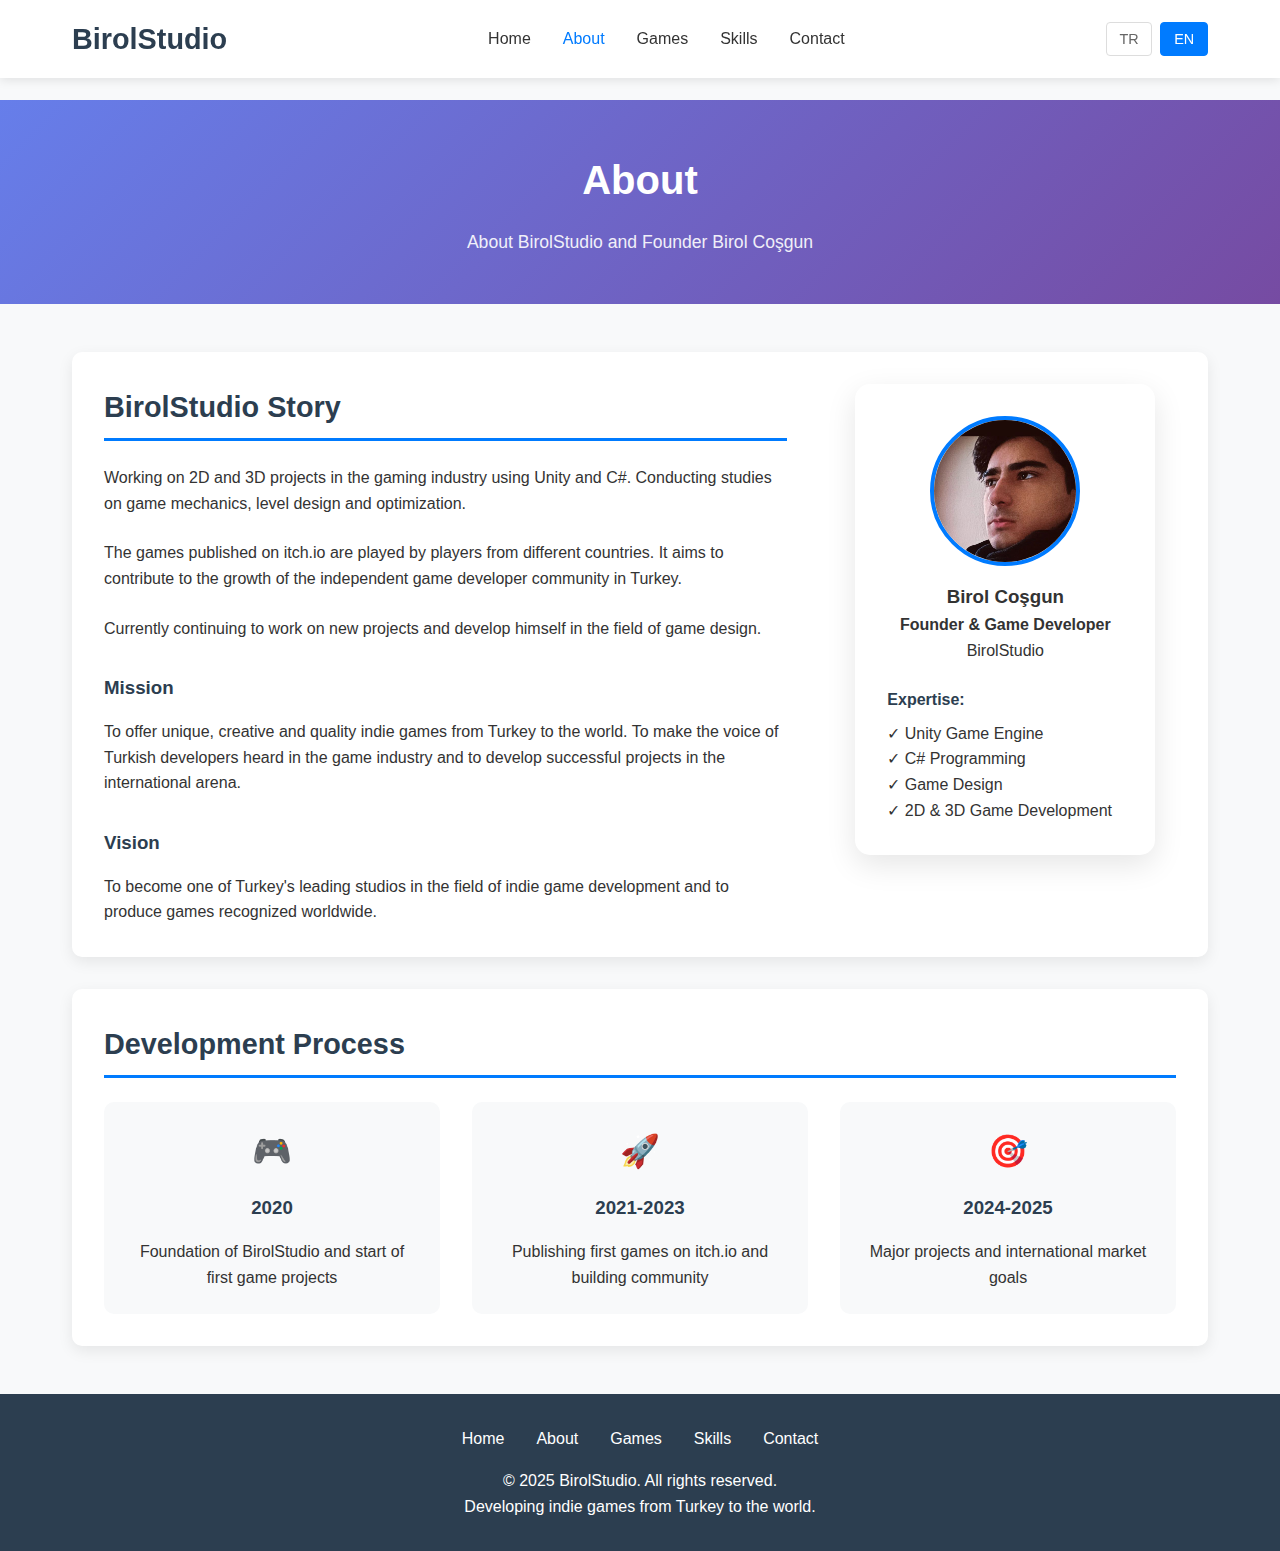
<file: about-en.html>
<!DOCTYPE html>
<html lang="en">
<head>
    <meta charset="UTF-8">
    <meta name="viewport" content="width=device-width, initial-scale=1.0">
    <title>About - BirolStudio | Birol Coşgun - Indie Game Developer</title>
    <meta name="description" content="Learn about BirolStudio founder Birol Coşgun. Game development experience with Unity and C#, projects and goals.">
    <meta name="keywords" content="Birol Coşgun, BirolStudio about, game developer, Unity, C#, indie game">
    <meta name="author" content="BirolStudio">
    
    <meta property="og:title" content="About - BirolStudio">
    <meta property="og:description" content="Learn about BirolStudio founder Birol Coşgun">
    <meta property="og:image" content="https://birolstudio.netlify.app/img/birolcosgun-profil.jpeg">
    <meta property="og:url" content="https://birolstudio.netlify.app/about-en.html">
    
    <link rel="icon" type="image/x-icon" href="img/favicon.ico">
    <link rel="stylesheet" href="css/style.css">
    <link rel="alternate" hreflang="en" href="about-en.html">
    <link rel="alternate" hreflang="tr" href="about.html">
</head>
<body>
    <header>
        <nav>
            <a href="index-en.html" class="logo">BirolStudio</a>
            <ul class="nav-menu">
                <li><a href="index-en.html">Home</a></li>
                <li><a href="about-en.html" class="active">About</a></li>
                <li><a href="games-en.html">Games</a></li>
                <li><a href="skills-en.html">Skills</a></li>
                <li><a href="contact-en.html">Contact</a></li>
            </ul>
            <div class="language-switcher">
                <a href="about.html" class="lang-btn">TR</a>
                <a href="about-en.html" class="lang-btn active">EN</a>
            </div>
            <div class="mobile-toggle">
                <span></span>
                <span></span>
                <span></span>
            </div>
        </nav>
    </header>

    <main>
        <div class="page-header">
            <div class="container">
                <h1>About</h1>
                <p>About BirolStudio and Founder Birol Coşgun</p>
            </div>
        </div>

        <div class="container">
            <section class="content-section">
                <div style="display: grid; grid-template-columns: 2fr 1fr; gap: 3rem; align-items: start;" class="about-grid">
                    <div>
                        <h2 class="section-title">BirolStudio Story</h2>
                        <p class="mb-3">Working on 2D and 3D projects in the gaming industry using Unity and C#. Conducting studies on game mechanics, level design and optimization.</p>
                        
                        <p class="mb-3">The games published on itch.io are played by players from different countries. It aims to contribute to the growth of the independent game developer community in Turkey.</p>
                        
                        <p class="mb-3">Currently continuing to work on new projects and develop himself in the field of game design.</p>

                        <h3 style="color: #2c3e50; margin-top: 2rem; margin-bottom: 1rem;">Mission</h3>
                        <p class="mb-3">To offer unique, creative and quality indie games from Turkey to the world. To make the voice of Turkish developers heard in the game industry and to develop successful projects in the international arena.</p>

                        <h3 style="color: #2c3e50; margin-top: 2rem; margin-bottom: 1rem;">Vision</h3>
                        <p>To become one of Turkey's leading studios in the field of indie game development and to produce games recognized worldwide.</p>
                    </div>
                    
                    <div>
                        <div class="profile-card">
                            <div class="profile-img">
                                <img src="img/birolcosgun-profil.jpeg" alt="Birol Coşgun - BirolStudio Founder" loading="lazy">
                            </div>
                            <h3>Birol Coşgun</h3>
                            <p><strong>Founder & Game Developer</strong></p>
                            <p>BirolStudio</p>
                            
                            <div style="margin-top: 1.5rem; text-align: left;">
                                <h4 style="color: #2c3e50; margin-bottom: 0.5rem;">Expertise:</h4>
                                <ul style="list-style: none; padding: 0;">
                                    <li>✓ Unity Game Engine</li>
                                    <li>✓ C# Programming</li>
                                    <li>✓ Game Design</li>
                                    <li>✓ 2D & 3D Game Development</li>
                                </ul>
                            </div>
                        </div>
                    </div>
                </div>
            </section>

            <section class="content-section">
                <h2 class="section-title">Development Process</h2>
                <div style="display: grid; grid-template-columns: repeat(auto-fit, minmax(250px, 1fr)); gap: 2rem;">
                    <div style="text-align: center; padding: 1.5rem; background: #f8f9fa; border-radius: 10px;">
                        <div style="font-size: 2rem; margin-bottom: 1rem;">🎮</div>
                        <h3 style="color: #2c3e50; margin-bottom: 1rem;">2020</h3>
                        <p>Foundation of BirolStudio and start of first game projects</p>
                    </div>
                    <div style="text-align: center; padding: 1.5rem; background: #f8f9fa; border-radius: 10px;">
                        <div style="font-size: 2rem; margin-bottom: 1rem;">🚀</div>
                        <h3 style="color: #2c3e50; margin-bottom: 1rem;">2021-2023</h3>
                        <p>Publishing first games on itch.io and building community</p>
                    </div>
                    <div style="text-align: center; padding: 1.5rem; background: #f8f9fa; border-radius: 10px;">
                        <div style="font-size: 2rem; margin-bottom: 1rem;">🎯</div>
                        <h3 style="color: #2c3e50; margin-bottom: 1rem;">2024-2025</h3>
                        <p>Major projects and international market goals</p>
                    </div>
                </div>
            </section>
        </div>
    </main>

    <footer>
        <div class="container">
            <div class="footer-nav">
                <a href="index-en.html">Home</a>
                <a href="about-en.html">About</a>
                <a href="games-en.html">Games</a>
                <a href="skills-en.html">Skills</a>
                <a href="contact-en.html">Contact</a>
            </div>
            <p>&copy; 2025 BirolStudio. All rights reserved.<br>Developing indie games from Turkey to the world.</p>
        </div>
    </footer>

    <script>
        document.querySelector('.mobile-toggle').addEventListener('click', function() {
            document.querySelector('.nav-menu').classList.toggle('active');
        });
    </script>

    <style>
        @media (max-width: 768px) {
            .about-grid {
                grid-template-columns: 1fr !important;
                gap: 2rem !important;
            }
        }
    </style>
</body>
</html>
</file>
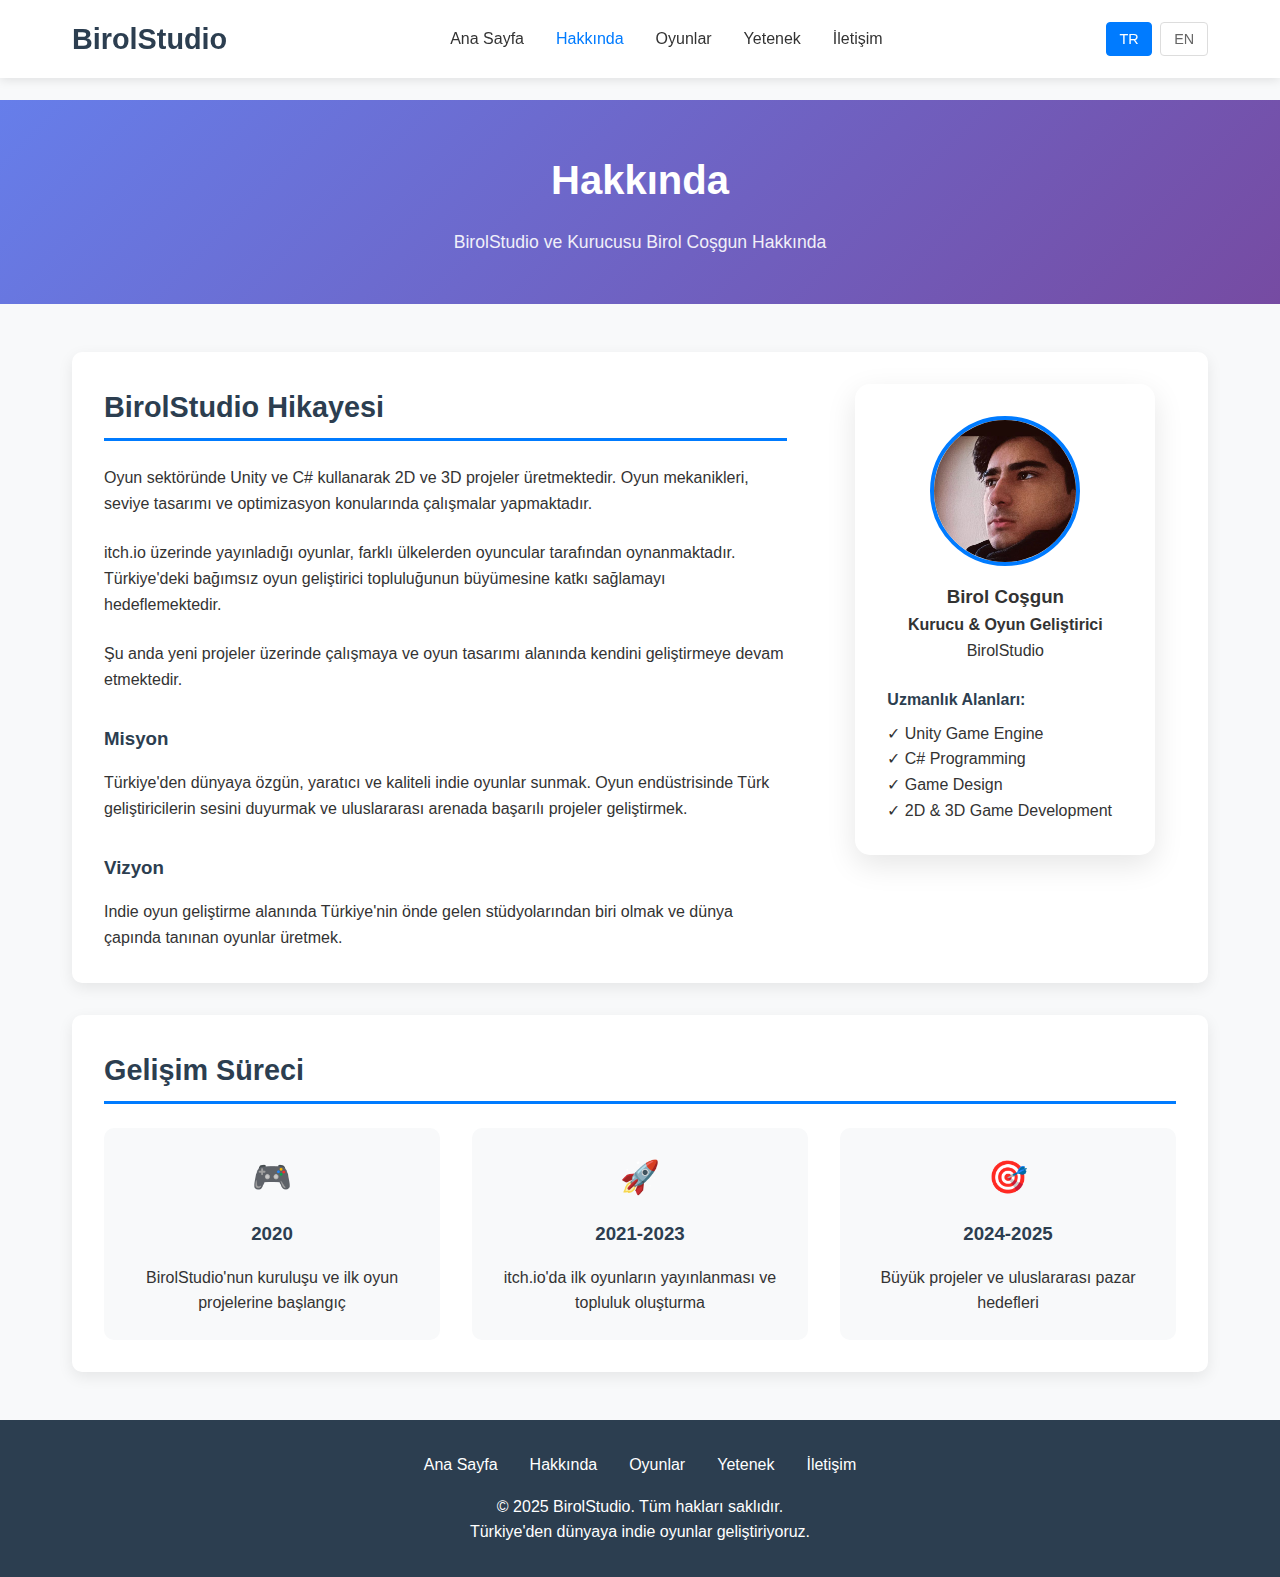
<file: about.html>
<!DOCTYPE html>
<html lang="tr">
<head>
    <meta charset="UTF-8">
    <meta name="viewport" content="width=device-width, initial-scale=1.0">
    <title>Hakkında - BirolStudio | Birol Coşgun - Indie Oyun Geliştirici</title>
    <meta name="description" content="BirolStudio kurucusu Birol Coşgun hakkında bilgi edinin. Unity ve C# ile oyun geliştirme deneyimi, projeler ve hedefler.">
    <meta name="keywords" content="Birol Coşgun, BirolStudio hakkında, oyun geliştirici, Unity, C#, indie oyun">
    <meta name="author" content="BirolStudio">
    
    <meta property="og:title" content="Hakkında - BirolStudio">
    <meta property="og:description" content="BirolStudio kurucusu Birol Coşgun hakkında bilgi edinin">
    <meta property="og:image" content="https://birolstudio.netlify.app/img/birolcosgun-profil.jpeg">
    <meta property="og:url" content="https://birolstudio.netlify.app/about.html">
    
    <link rel="icon" type="image/x-icon" href="img/favicon.ico">
    <link rel="stylesheet" href="css/style.css">
    <link rel="alternate" hreflang="en" href="about-en.html">
    <link rel="alternate" hreflang="tr" href="about.html">
</head>
<body>
    <header>
        <nav>
            <a href="index.html" class="logo">BirolStudio</a>
            <ul class="nav-menu">
                <li><a href="index.html">Ana Sayfa</a></li>
                <li><a href="about.html" class="active">Hakkında</a></li>
                <li><a href="games.html">Oyunlar</a></li>
                <li><a href="skills.html">Yetenek</a></li>
                <li><a href="contact.html">İletişim</a></li>
            </ul>
            <div class="language-switcher">
                <a href="about.html" class="lang-btn active">TR</a>
                <a href="about-en.html" class="lang-btn">EN</a>
            </div>
            <div class="mobile-toggle">
                <span></span>
                <span></span>
                <span></span>
            </div>
        </nav>
    </header>

    <main>
        <div class="page-header">
            <div class="container">
                <h1>Hakkında</h1>
                <p>BirolStudio ve Kurucusu Birol Coşgun Hakkında</p>
            </div>
        </div>

        <div class="container">
            <section class="content-section">
                <div style="display: grid; grid-template-columns: 2fr 1fr; gap: 3rem; align-items: start;" class="about-grid">
                    <div>
                        <h2 class="section-title">BirolStudio Hikayesi</h2>
                        <p class="mb-3">Oyun sektöründe Unity ve C# kullanarak 2D ve 3D projeler üretmektedir. Oyun mekanikleri, seviye tasarımı ve optimizasyon konularında çalışmalar yapmaktadır.</p>
                        
                        <p class="mb-3">itch.io üzerinde yayınladığı oyunlar, farklı ülkelerden oyuncular tarafından oynanmaktadır. Türkiye'deki bağımsız oyun geliştirici topluluğunun büyümesine katkı sağlamayı hedeflemektedir.</p>
                        
                        <p class="mb-3">Şu anda yeni projeler üzerinde çalışmaya ve oyun tasarımı alanında kendini geliştirmeye devam etmektedir.</p>

                        <h3 style="color: #2c3e50; margin-top: 2rem; margin-bottom: 1rem;">Misyon</h3>
                        <p class="mb-3">Türkiye'den dünyaya özgün, yaratıcı ve kaliteli indie oyunlar sunmak. Oyun endüstrisinde Türk geliştiricilerin sesini duyurmak ve uluslararası arenada başarılı projeler geliştirmek.</p>

                        <h3 style="color: #2c3e50; margin-top: 2rem; margin-bottom: 1rem;">Vizyon</h3>
                        <p>Indie oyun geliştirme alanında Türkiye'nin önde gelen stüdyolarından biri olmak ve dünya çapında tanınan oyunlar üretmek.</p>
                    </div>
                    
                    <div>
                        <div class="profile-card">
                            <div class="profile-img">
                                <img src="img/birolcosgun-profil.jpeg" alt="Birol Coşgun - BirolStudio Kurucusu" loading="lazy">
                            </div>
                            <h3>Birol Coşgun</h3>
                            <p><strong>Kurucu & Oyun Geliştirici</strong></p>
                            <p>BirolStudio</p>
                            
                            <div style="margin-top: 1.5rem; text-align: left;">
                                <h4 style="color: #2c3e50; margin-bottom: 0.5rem;">Uzmanlık Alanları:</h4>
                                <ul style="list-style: none; padding: 0;">
                                    <li>✓ Unity Game Engine</li>
                                    <li>✓ C# Programming</li>
                                    <li>✓ Game Design</li>
                                    <li>✓ 2D & 3D Game Development</li>
                                </ul>
                            </div>
                        </div>
                    </div>
                </div>
            </section>

            <section class="content-section">
                <h2 class="section-title">Gelişim Süreci</h2>
                <div style="display: grid; grid-template-columns: repeat(auto-fit, minmax(250px, 1fr)); gap: 2rem;">
                    <div style="text-align: center; padding: 1.5rem; background: #f8f9fa; border-radius: 10px;">
                        <div style="font-size: 2rem; margin-bottom: 1rem;">🎮</div>
                        <h3 style="color: #2c3e50; margin-bottom: 1rem;">2020</h3>
                        <p>BirolStudio'nun kuruluşu ve ilk oyun projelerine başlangıç</p>
                    </div>
                    <div style="text-align: center; padding: 1.5rem; background: #f8f9fa; border-radius: 10px;">
                        <div style="font-size: 2rem; margin-bottom: 1rem;">🚀</div>
                        <h3 style="color: #2c3e50; margin-bottom: 1rem;">2021-2023</h3>
                        <p>itch.io'da ilk oyunların yayınlanması ve topluluk oluşturma</p>
                    </div>
                    <div style="text-align: center; padding: 1.5rem; background: #f8f9fa; border-radius: 10px;">
                        <div style="font-size: 2rem; margin-bottom: 1rem;">🎯</div>
                        <h3 style="color: #2c3e50; margin-bottom: 1rem;">2024-2025</h3>
                        <p>Büyük projeler ve uluslararası pazar hedefleri</p>
                    </div>
                </div>
            </section>
        </div>
    </main>

    <footer>
        <div class="container">
            <div class="footer-nav">
                <a href="index.html">Ana Sayfa</a>
                <a href="about.html">Hakkında</a>
                <a href="games.html">Oyunlar</a>
                <a href="skills.html">Yetenek</a>
                <a href="contact.html">İletişim</a>
            </div>
            <p>&copy; 2025 BirolStudio. Tüm hakları saklıdır.<br>Türkiye'den dünyaya indie oyunlar geliştiriyoruz.</p>
        </div>
    </footer>

    <script>
        document.querySelector('.mobile-toggle').addEventListener('click', function() {
            document.querySelector('.nav-menu').classList.toggle('active');
        });
    </script>

    <style>
        @media (max-width: 768px) {
            .about-grid {
                grid-template-columns: 1fr !important;
                gap: 2rem !important;
            }
        }
    </style>
</body>
</html>
</file>
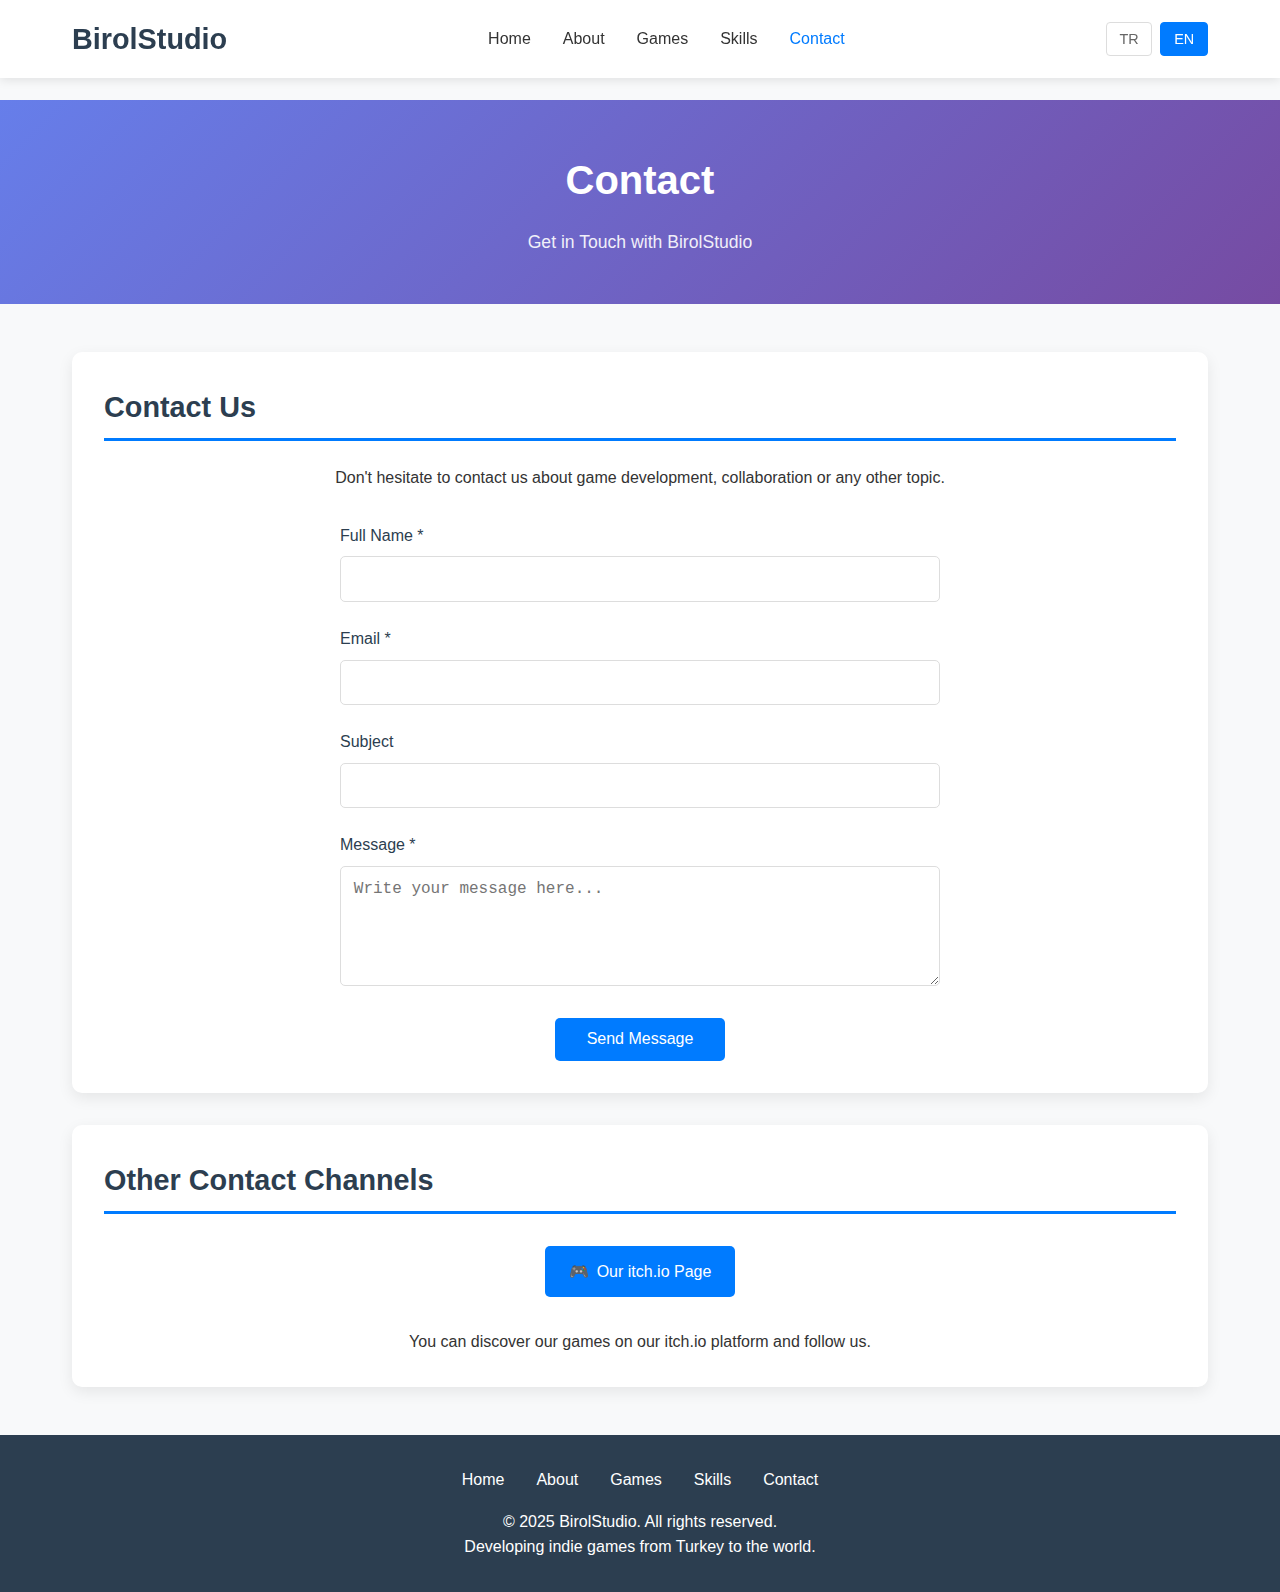
<file: contact-en.html>
<!DOCTYPE html>
<html lang="en">
<head>
    <meta charset="UTF-8">
    <meta name="viewport" content="width=device-width, initial-scale=1.0">
    <title>Contact - BirolStudio | Game Developer Contact</title>
    <meta name="description" content="Contact BirolStudio. Get in touch with us for game development, collaboration and project opportunities.">
    <meta name="keywords" content="BirolStudio contact, game developer contact, Birol Coşgun, indie game">
    <meta name="author" content="BirolStudio">
    
    <meta property="og:title" content="BirolStudio Contact">
    <meta property="og:description" content="Contact BirolStudio for game development and collaboration">
    <meta property="og:image" content="https://birolstudio.netlify.app/img/birolcosgun-profil.jpeg">
    <meta property="og:url" content="https://birolstudio.netlify.app/contact-en.html">
    
    <link rel="icon" type="image/x-icon" href="img/favicon.ico">
    <link rel="stylesheet" href="css/style.css">
    <link rel="canonical" href="https://birolstudio.netlify.app/contact-en.html">
    <link rel="alternate" hreflang="tr" href="contact.html">
    <link rel="alternate" hreflang="en" href="contact-en.html">
</head>
<body>
    <header>
        <nav>
            <a href="index-en.html" class="logo">BirolStudio</a>
            <ul class="nav-menu">
                <li><a href="index-en.html">Home</a></li>
                <li><a href="about-en.html">About</a></li>
                <li><a href="games-en.html">Games</a></li>
                <li><a href="skills-en.html">Skills</a></li>
                <li><a href="contact-en.html" class="active">Contact</a></li>
            </ul>
            <div class="language-switcher">
                <a href="contact.html" class="lang-btn">TR</a>
                <a href="contact-en.html" class="lang-btn active">EN</a>
            </div>
            <div class="mobile-toggle">
                <span></span>
                <span></span>
                <span></span>
            </div>
        </nav>
    </header>

    <main>
        <div class="page-header">
            <div class="container">
                <h1>Contact</h1>
                <p>Get in Touch with BirolStudio</p>
            </div>
        </div>

        <div class="container">
            <section class="content-section">
                <h2 class="section-title">Contact Us</h2>
                <p class="text-center mb-4">Don't hesitate to contact us about game development, collaboration or any other topic.</p>

                <form name="contact-en" method="POST" data-netlify="true" class="contact-form" netlify>
                    <input type="hidden" name="form-name" value="contact-en">
                    
                    <div class="form-group">
                        <label for="name">Full Name *</label>
                        <input type="text" id="name" name="name" required>
                    </div>

                    <div class="form-group">
                        <label for="email">Email *</label>
                        <input type="email" id="email" name="email" required>
                    </div>

                    <div class="form-group">
                        <label for="subject">Subject</label>
                        <input type="text" id="subject" name="subject">
                    </div>

                    <div class="form-group">
                        <label for="message">Message *</label>
                        <textarea id="message" name="message" placeholder="Write your message here..." required></textarea>
                    </div>

                    <div class="text-center">
                        <button type="submit" class="submit-btn">Send Message</button>
                    </div>
                </form>
            </section>

            <section class="content-section">
                <h2 class="section-title">Other Contact Channels</h2>
                <div class="contact-links">
                    <a href="https://birolstudio.itch.io/" class="contact-link" target="_blank" rel="noopener">
                        <span>🎮</span>
                        Our itch.io Page
                    </a>
                </div>
                <div class="text-center mt-3">
                    <p>You can discover our games on our itch.io platform and follow us.</p>
                </div>
            </section>
        </div>
    </main>

    <footer>
        <div class="container">
            <div class="footer-nav">
                <a href="index-en.html">Home</a>
                <a href="about-en.html">About</a>
                <a href="games-en.html">Games</a>
                <a href="skills-en.html">Skills</a>
                <a href="contact-en.html">Contact</a>
            </div>
            <p>&copy; 2025 BirolStudio. All rights reserved.<br>Developing indie games from Turkey to the world.</p>
        </div>
    </footer>

    <script>
        document.querySelector('.mobile-toggle').addEventListener('click', function() {
            document.querySelector('.nav-menu').classList.toggle('active');
        });
    </script>
</body>
</html>
</file>
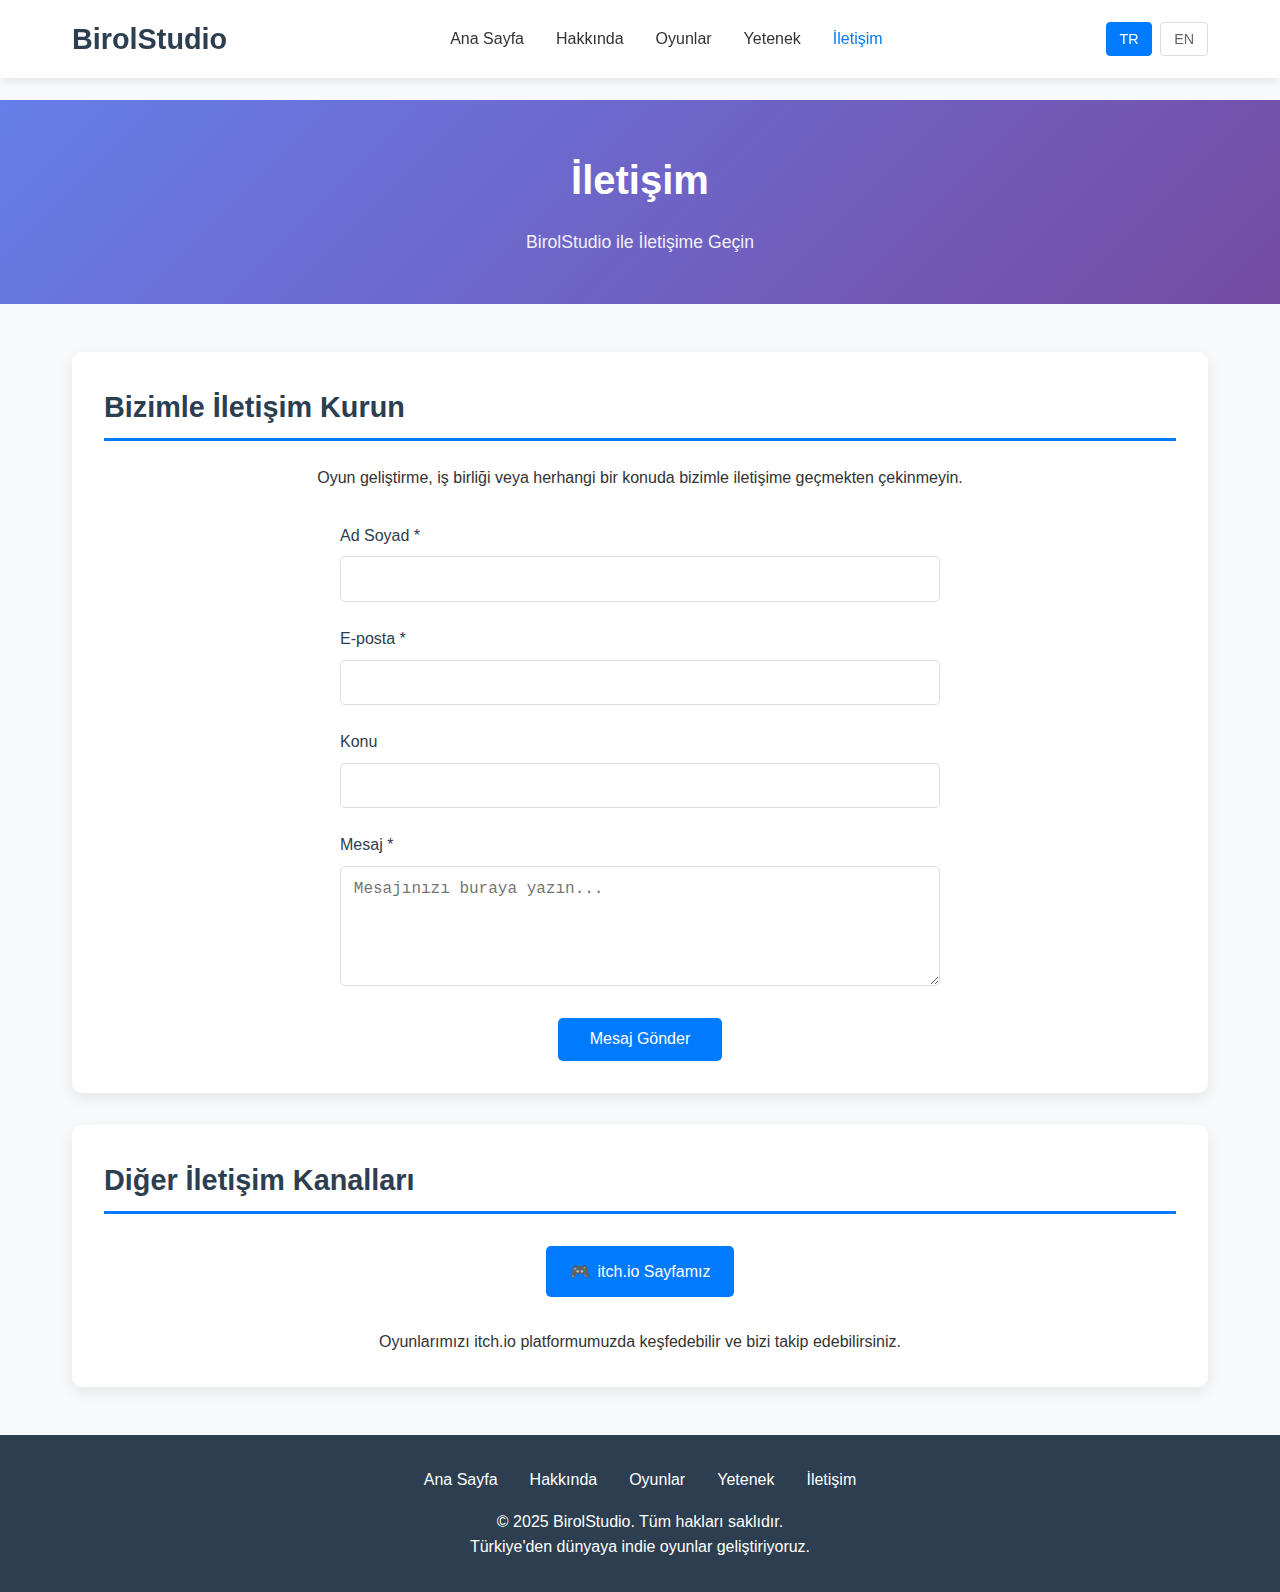
<file: contact.html>
<!DOCTYPE html>
<html lang="tr">
<head>
    <meta charset="UTF-8">
    <meta name="viewport" content="width=device-width, initial-scale=1.0">
    <title>İletişim - BirolStudio | Oyun Geliştirici İletişim</title>
    <meta name="description" content="BirolStudio ile iletişime geçin. Oyun geliştirme, iş birliği ve proje fırsatları için bizimle iletişim kurun.">
    <meta name="keywords" content="BirolStudio iletişim, oyun geliştirici iletişim, Birol Coşgun, indie oyun">
    <meta name="author" content="BirolStudio">
    
    <meta property="og:title" content="BirolStudio İletişim">
    <meta property="og:description" content="Oyun geliştirme ve iş birliği için BirolStudio ile iletişime geçin">
    <meta property="og:image" content="https://birolstudio.netlify.app/img/birolcosgun-profil.jpeg">
    <meta property="og:url" content="https://birolstudio.netlify.app/contact.html">
    
    <link rel="icon" type="image/x-icon" href="img/favicon.ico">
    <link rel="stylesheet" href="css/style.css">
    <link rel="canonical" href="https://birolstudio.netlify.app/contact.html">
    <link rel="alternate" hreflang="tr" href="contact.html">
    <link rel="alternate" hreflang="en" href="contact-en.html">
</head>
<body>
    <header>
        <nav>
            <a href="index.html" class="logo">BirolStudio</a>
            <ul class="nav-menu">
                <li><a href="index.html">Ana Sayfa</a></li>
                <li><a href="about.html">Hakkında</a></li>
                <li><a href="games.html">Oyunlar</a></li>
                <li><a href="skills.html">Yetenek</a></li>
                <li><a href="contact.html" class="active">İletişim</a></li>
            </ul>
            <div class="language-switcher">
                <a href="contact.html" class="lang-btn active">TR</a>
                <a href="contact-en.html" class="lang-btn">EN</a>
            </div>
            <div class="mobile-toggle">
                <span></span>
                <span></span>
                <span></span>
            </div>
        </nav>
    </header>

    <main>
        <div class="page-header">
            <div class="container">
                <h1>İletişim</h1>
                <p>BirolStudio ile İletişime Geçin</p>
            </div>
        </div>

        <div class="container">
            <section class="content-section">
                <h2 class="section-title">Bizimle İletişim Kurun</h2>
                <p class="text-center mb-4">Oyun geliştirme, iş birliği veya herhangi bir konuda bizimle iletişime geçmekten çekinmeyin.</p>

                <form name="contact" method="POST" data-netlify="true" class="contact-form" netlify>
                    <input type="hidden" name="form-name" value="contact">
                    
                    <div class="form-group">
                        <label for="name">Ad Soyad *</label>
                        <input type="text" id="name" name="name" required>
                    </div>

                    <div class="form-group">
                        <label for="email">E-posta *</label>
                        <input type="email" id="email" name="email" required>
                    </div>

                    <div class="form-group">
                        <label for="subject">Konu</label>
                        <input type="text" id="subject" name="subject">
                    </div>

                    <div class="form-group">
                        <label for="message">Mesaj *</label>
                        <textarea id="message" name="message" placeholder="Mesajınızı buraya yazın..." required></textarea>
                    </div>

                    <div class="text-center">
                        <button type="submit" class="submit-btn">Mesaj Gönder</button>
                    </div>
                </form>
            </section>

            <section class="content-section">
                <h2 class="section-title">Diğer İletişim Kanalları</h2>
                <div class="contact-links">
                    <a href="https://birolstudio.itch.io/" class="contact-link" target="_blank" rel="noopener">
                        <span>🎮</span>
                        itch.io Sayfamız
                    </a>
                </div>
                <div class="text-center mt-3">
                    <p>Oyunlarımızı itch.io platformumuzda keşfedebilir ve bizi takip edebilirsiniz.</p>
                </div>
            </section>
        </div>
    </main>

    <footer>
        <div class="container">
            <div class="footer-nav">
                <a href="index.html">Ana Sayfa</a>
                <a href="about.html">Hakkında</a>
                <a href="games.html">Oyunlar</a>
                <a href="skills.html">Yetenek</a>
                <a href="contact.html">İletişim</a>
            </div>
            <p>&copy; 2025 BirolStudio. Tüm hakları saklıdır.<br>Türkiye'den dünyaya indie oyunlar geliştiriyoruz.</p>
        </div>
    </footer>

    <script>
        document.querySelector('.mobile-toggle').addEventListener('click', function() {
            document.querySelector('.nav-menu').classList.toggle('active');
        });
    </script>
</body>
</html>
</file>
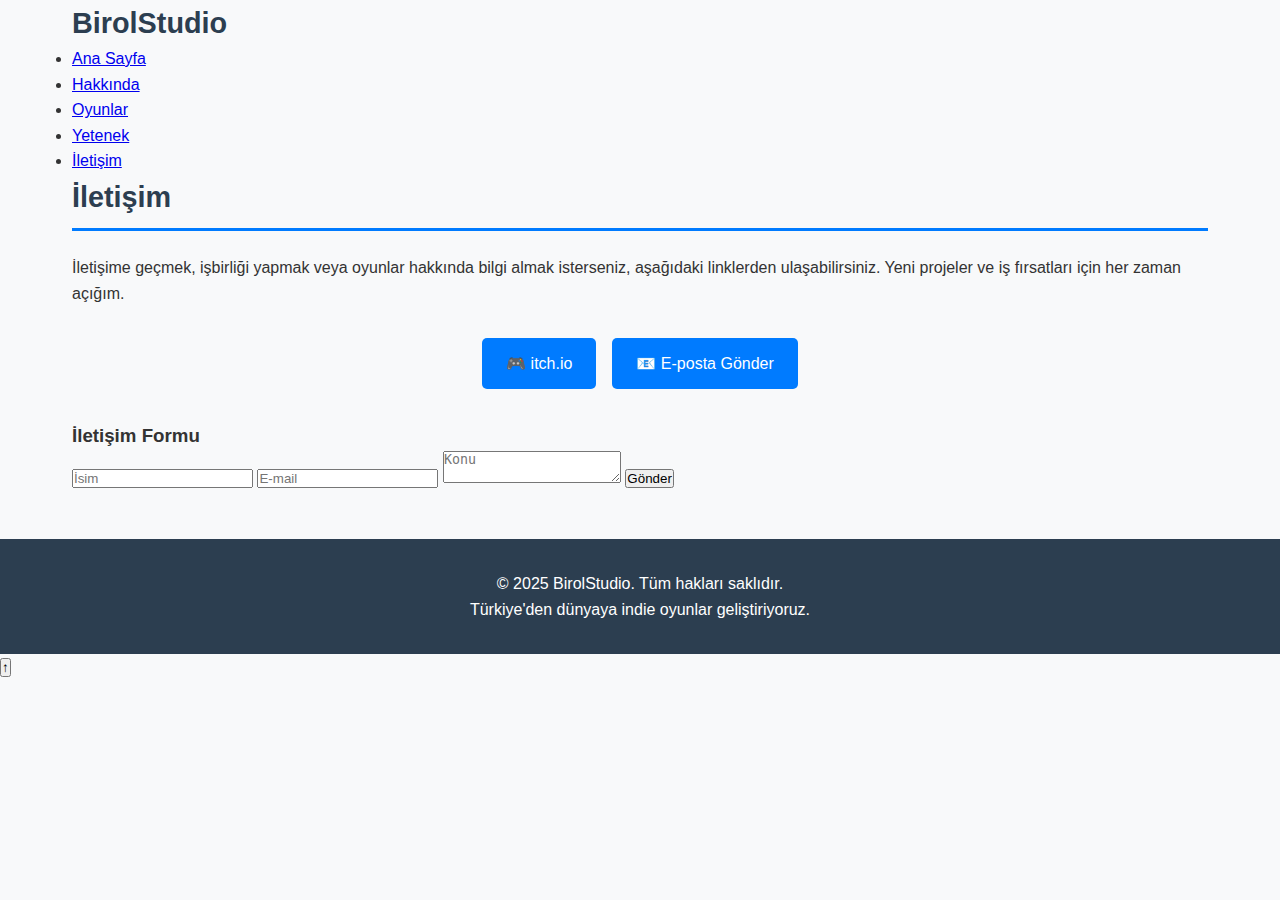
<file: iletisim.html>
<!DOCTYPE html>
<html lang="tr">
<head>
    <meta charset="UTF-8">
    <meta name="viewport" content="width=device-width, initial-scale=1.0">
    <title>BirolStudio - İletişim</title>
    <meta name="description" content="BirolStudio - Birol Coşgun ile iletişime geçin. Birol Studio iletişim formu.">
    <meta name="keywords" content="Birol Coşgun, Oyunlar, Oyun Oyna, indie oyun, oyun geliştirici, Birol Studio, Türk oyun geliştiricisi, itch.io, indie games, game developer Turkey, İletişim">
    <meta name="author" content="BirolStudio">
    
    <meta http-equiv="Cache-Control" content="no-cache, no-store, must-revalidate">
    <meta http-equiv="Pragma" content="no-cache">
    <meta http-equiv="Expires" content="0">

    <!-- Favicon -->
    <link rel="icon" type="image/x-icon" href="img/favicon.ico">
    <meta name="google-site-verification" content="q0AD6juDNsAYkjVeY0hUJBerOFQOCpqF5vI33m09Kxk" />
    
    <!-- Schema.org JSON-LD -->
    <script type="application/ld+json">
        {
          "@context": "https://schema.org",
          "@type": "Organization",
          "name": "BirolStudio",
          "url": "https://birolstudio.netlify.app/",
          "description": "Indie oyun geliştirici stüdyosu",
          "foundingDate": "2020",
          "founder": {
            "@type": "Person",
            "name": "Birol Coşgun"
        },
        "sameAs": [
            "https://birolstudio.itch.io/"
        ]
    }
</script>


<link rel="stylesheet" type="text/css" href="css/style.css">


</head>
<body>
    <!-- Preloader -->
    <div class="preloader">
        <div class="loader"></div>
    </div>

    <!-- Navigation -->
    <nav id="navbar">
        <div class="nav-container">
            <a href="index.html" class="logo">BirolStudio</a>
            <ul class="nav-links">
                <li><a href="index.html">Ana Sayfa</a></li>
                <li><a href="index.html#about">Hakkında</a></li>
                <li><a href="index.html#games">Oyunlar</a></li>
                <li><a href="index.html#skills">Yetenek</a></li>
                <li><a href="iletisim.html">İletişim</a></li>
            </ul>
            <div class="mobile-menu">
                <span></span>
                <span></span>
                <span></span>
            </div>
        </div>
    </nav>

    
<!-- Contact Section -->
<section id="contact" class="contact">
    <div class="container">
        <h2 class="section-title animate-on-scroll">İletişim</h2>
        <div class="contact-content animate-on-scroll">
            <p>İletişime geçmek, işbirliği yapmak veya oyunlar hakkında bilgi almak isterseniz, aşağıdaki linklerden ulaşabilirsiniz. Yeni projeler ve iş fırsatları için her zaman açığım.</p>
            <div class="contact-links">
                <a href="https://birolstudio.itch.io/" target="_blank" rel="noopener" class="contact-link">🎮 itch.io</a>
                <a href="mailto:birolcosgun42@gmail.com" class="contact-link">📧 E-posta Gönder</a>
            </div>
            <form class="contactForm" name="contact" netlify>
                <h3>İletişim Formu</h3>
                <input type="text" id="name" name="name" placeholder="İsim" required>
                <input type="email" id="email" name="email" placeholder="E-mail" required>
                <textarea id="message" name="message" placeholder="Konu" required></textarea>

                <button type="submit">Gönder</button>
            </form>
        </div>
    </div>
</section>

<!-- Footer -->
<footer>
    <div class="container">
        <p>&copy; 2025 BirolStudio. Tüm hakları saklıdır.<br>Türkiye'den dünyaya indie oyunlar geliştiriyoruz.</p>
    </div>
</footer>

<!-- Back to Top Button -->
<button class="back-to-top" id="backToTop" aria-label="Sayfanın üstüne git">
    ↑
</button>

<script type="text/javascript" src="js/script.js"></script>
</body>
</html>
</file>
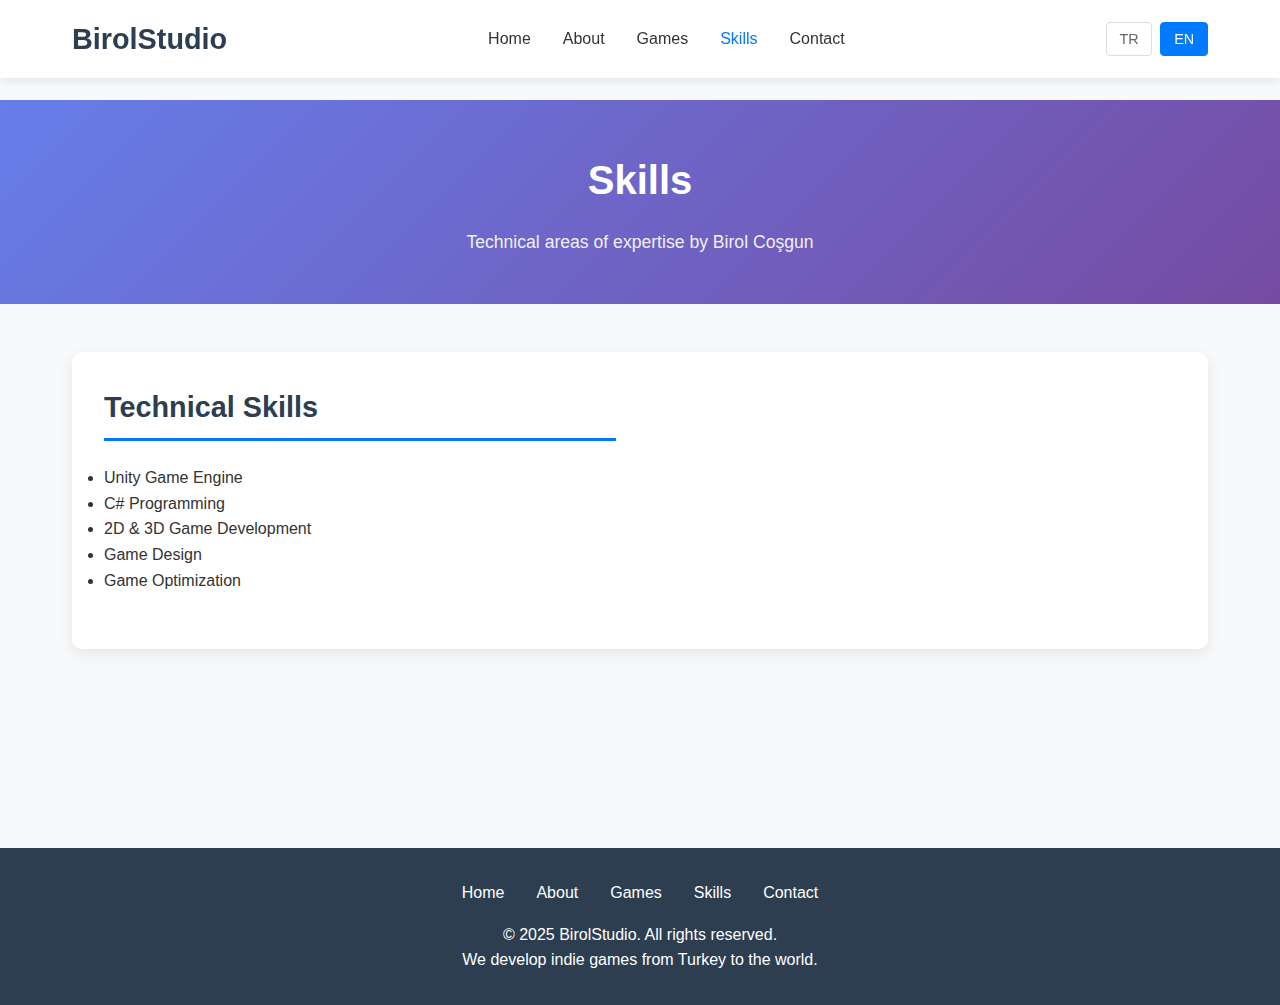
<file: skills-en.html>
<!DOCTYPE html>
<html lang="en">
<head>
    <meta charset="UTF-8">
    <meta name="viewport" content="width=device-width, initial-scale=1.0">
    <title>Skills - BirolStudio | Birol Coşgun - Indie Game Developer</title>
    <meta name="description" content="Technical skills of Birol Coşgun: Unity, C#, game design, and more.">
    <meta name="keywords" content="Birol Coşgun, BirolStudio skills, Unity, C#">
    <meta name="author" content="BirolStudio">

    <meta property="og:title" content="Skills - BirolStudio">
    <meta property="og:description" content="Technical skills of Birol Coşgun">
    <meta property="og:image" content="https://birolstudio.netlify.app/img/birolcosgun-profil.jpeg">
    <meta property="og:url" content="https://birolstudio.netlify.app/skills-en.html">

    <link rel="icon" type="image/x-icon" href="img/favicon.ico">
    <link rel="stylesheet" href="css/style.css">
    <link rel="alternate" hreflang="tr" href="skills.html">
    <link rel="alternate" hreflang="en" href="skills-en.html">
</head>
<body>
    <header>
        <nav>
            <a href="index-en.html" class="logo">BirolStudio</a>
            <ul class="nav-menu">
                <li><a href="index-en.html">Home</a></li>
                <li><a href="about-en.html">About</a></li>
                <li><a href="games-en.html">Games</a></li>
                <li><a href="skills-en.html" class="active">Skills</a></li>
                <li><a href="contact-en.html">Contact</a></li>
            </ul>
            <div class="language-switcher">
                <a href="skills.html" class="lang-btn">TR</a>
                <a href="skills-en.html" class="lang-btn active">EN</a>
            </div>
            <div class="mobile-toggle">
                <span></span><span></span><span></span>
            </div>
        </nav>
    </header>

    <main>
        <div class="page-header">
            <div class="container">
                <h1>Skills</h1>
                <p>Technical areas of expertise by Birol Coşgun</p>
            </div>
        </div>

        <div class="container">
            <section class="content-section">
                <div style="display: grid; grid-template-columns: 1fr 1fr; gap: 3rem; align-items: start;">
                    <div>
                        <h2 class="section-title">Technical Skills</h2>
                        <ul class="mb-3">
                            <li>Unity Game Engine</li>
                            <li>C# Programming</li>
                            <li>2D &amp; 3D Game Development</li>
                            <li>Game Design</li>
                            <li>Game Optimization</li>
                        </ul>
                    </div>
                    
                </div>
            </section>
        </div>
    </main>

    <footer>
        <div class="container">
            <div class="footer-nav">
                <a href="index-en.html">Home</a>
                <a href="about-en.html">About</a>
                <a href="games-en.html">Games</a>
                <a href="skills-en.html">Skills</a>
                <a href="contact-en.html">Contact</a>
            </div>
            <p>&copy; 2025 BirolStudio. All rights reserved.<br>We develop indie games from Turkey to the world.</p>
        </div>
    </footer>

    <script>
        document.querySelector('.mobile-toggle').addEventListener('click', function() {
            document.querySelector('.nav-menu').classList.toggle('active');
        });
    </script>

    <style>
        @media (max-width: 768px) {
            .content-section > div {
                grid-template-columns: 1fr !important;
            }
        }
    </style>
</body>
</html>
</file>
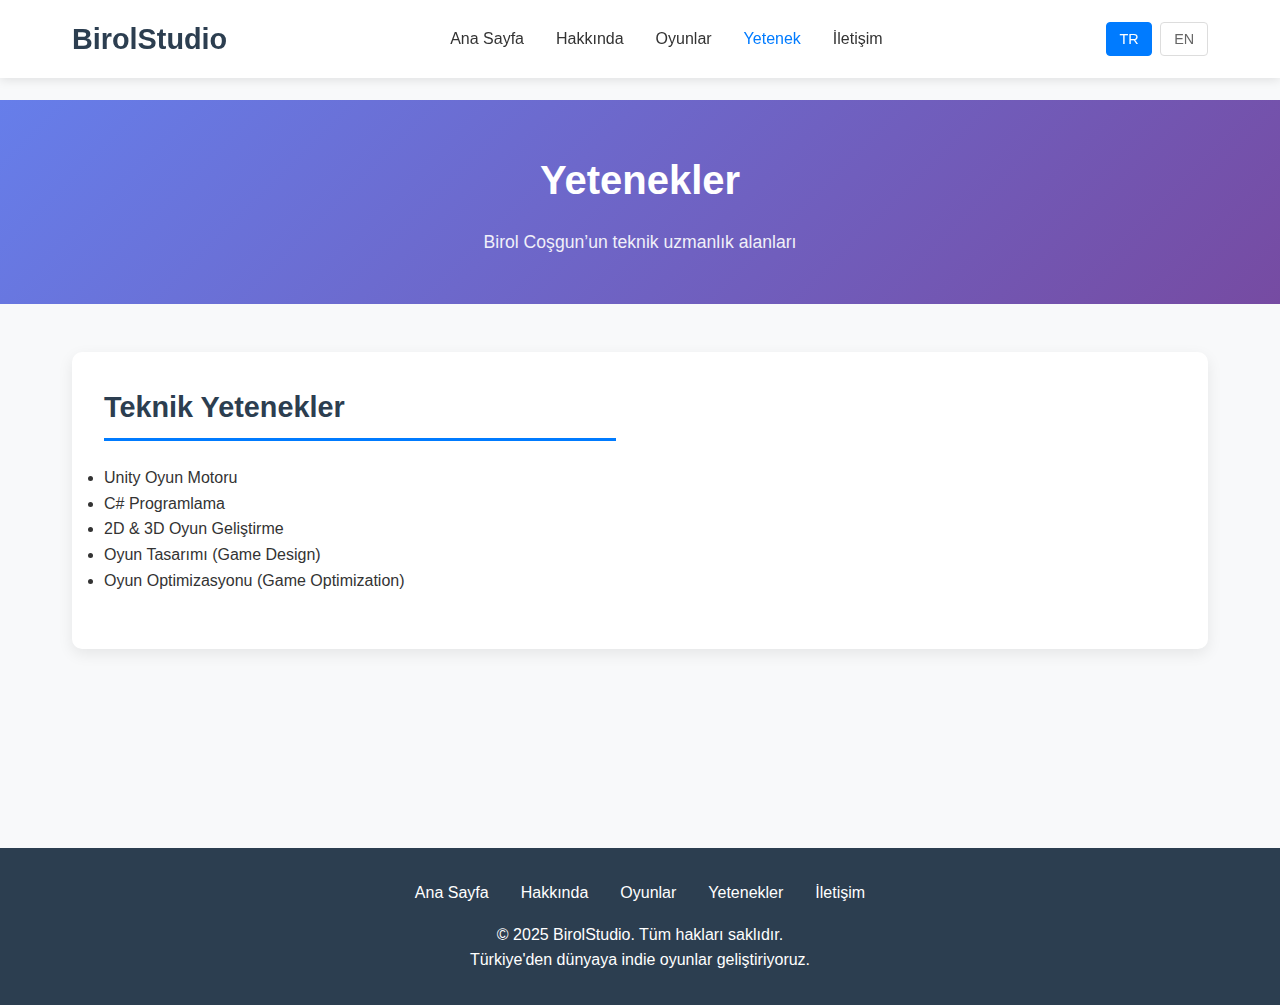
<file: skills.html>
<!DOCTYPE html>
<html lang="tr">
<head>
    <meta charset="UTF-8">
    <meta name="viewport" content="width=device-width, initial-scale=1.0">
    <title>Yetenekler - BirolStudio | Birol Coşgun - Indie Oyun Geliştirici</title>
    <meta name="description" content="Birol Coşgun’un teknik becerileri: Unity, C#, oyun tasarımı ve daha fazlası.">
    <meta name="keywords" content="Birol Coşgun, BirolStudio yetenekler, Unity, C#">
    <meta name="author" content="BirolStudio">

    <meta property="og:title" content="Yetenekler - BirolStudio">
    <meta property="og:description" content="Birol Coşgun’un teknik becerileri">
    <meta property="og:image" content="https://birolstudio.netlify.app/img/birolcosgun-profil.jpeg">
    <meta property="og:url" content="https://birolstudio.netlify.app/skills.html">

    <link rel="icon" type="image/x-icon" href="img/favicon.ico">
    <link rel="stylesheet" href="css/style.css">
    <link rel="alternate" hreflang="tr" href="skills.html">
    <link rel="alternate" hreflang="en" href="skills-en.html">
</head>
<body>
    <header>
        <nav>
            <a href="index.html" class="logo">BirolStudio</a>
            <ul class="nav-menu">
                <li><a href="index.html">Ana Sayfa</a></li>
                <li><a href="about.html">Hakkında</a></li>
                <li><a href="games.html">Oyunlar</a></li>
                <li><a href="skills.html" class="active">Yetenek</a></li>
                <li><a href="contact.html">İletişim</a></li>
            </ul>
            <div class="language-switcher">
                <a href="skills.html" class="lang-btn active">TR</a>
                <a href="skills-en.html" class="lang-btn">EN</a>
            </div>
            <div class="mobile-toggle">
                <span></span><span></span><span></span>
            </div>
        </nav>
    </header>

    <main>
        <div class="page-header">
            <div class="container">
                <h1>Yetenekler</h1>
                <p>Birol Coşgun’un teknik uzmanlık alanları</p>
            </div>
        </div>

        <div class="container">
            <section class="content-section">
                <div style="display: grid; grid-template-columns: 1fr 1fr; gap: 3rem; align-items: start;">
                    <div>
                        <h2 class="section-title">Teknik Yetenekler</h2>
                        <ul class="mb-3">
                            <li>Unity Oyun Motoru</li>
                            <li>C# Programlama</li>
                            <li>2D &amp; 3D Oyun Geliştirme</li>
                            <li>Oyun Tasarımı (Game Design)</li>
                            <li>Oyun Optimizasyonu (Game Optimization)</li>
                        </ul>
                    </div>
                    
                </div>
            </section>
        </div>
    </main>

    <footer>
        <div class="container">
            <div class="footer-nav">
                <a href="index.html">Ana Sayfa</a>
                <a href="about.html">Hakkında</a>
                <a href="games.html">Oyunlar</a>
                <a href="skills.html">Yetenekler</a>
                <a href="contact.html">İletişim</a>
            </div>
            <p>&copy; 2025 BirolStudio. Tüm hakları saklıdır.<br>Türkiye'den dünyaya indie oyunlar geliştiriyoruz.</p>
        </div>
    </footer>

    <script>
        document.querySelector('.mobile-toggle').addEventListener('click', function() {
            document.querySelector('.nav-menu').classList.toggle('active');
        });
    </script>

    <style>
        @media (max-width: 768px) {
            .content-section > div {
                grid-template-columns: 1fr !important;
            }
        }
    </style>
</body>
</html>
</file>
<file: css/style.css>
* {
    margin: 0;
    padding: 0;
    box-sizing: border-box;
}

body {
    font-family: 'Segoe UI', Tahoma, Geneva, Verdana, sans-serif;
    line-height: 1.6;
    color: #333;
    background: #f8f9fa;
}

/* Header & Navigation */
header {
    background: #fff;
    box-shadow: 0 2px 10px rgba(0,0,0,0.1);
    position: fixed;
    top: 0;
    left: 0;
    right: 0;
    z-index: 1000;
    padding: 1rem 0;
}

nav {
    max-width: 1200px;
    margin: 0 auto;
    display: flex;
    justify-content: space-between;
    align-items: center;
    padding: 0 2rem;
}

.logo {
    font-size: 1.8rem;
    font-weight: bold;
    color: #2c3e50;
    text-decoration: none;
}

.nav-menu {
    display: flex;
    list-style: none;
    gap: 2rem;
}

.nav-menu a {
    text-decoration: none;
    color: #333;
    font-weight: 500;
    transition: color 0.3s;
}

.nav-menu a:hover,
.nav-menu a.active {
    color: #007bff;
}

.language-switcher {
    display: flex;
    gap: 0.5rem;
}

.lang-btn {
    padding: 0.3rem 0.8rem;
    border: 1px solid #ddd;
    background: white;
    cursor: pointer;
    border-radius: 4px;
    text-decoration: none;
    color: #666;
    font-size: 0.9rem;
    transition: all 0.3s;
}

.lang-btn:hover,
.lang-btn.active {
    background: #007bff;
    color: white;
    border-color: #007bff;
}

/* Mobile Menu */
.mobile-toggle {
    display: none;
    flex-direction: column;
    cursor: pointer;
}

.mobile-toggle span {
    width: 25px;
    height: 3px;
    background: #333;
    margin: 3px 0;
    transition: 0.3s;
}

/* Main Content */
main {
    margin-top: 100px;
    min-height: calc(100vh - 200px);
}

.container {
    max-width: 1200px;
    margin: 0 auto;
    padding: 0 2rem;
}

.page-header {
    text-align: center;
    padding: 3rem 0;
    background: linear-gradient(135deg, #667eea 0%, #764ba2 100%);
    color: white;
    margin-bottom: 3rem;
}

.page-header h1 {
    font-size: 2.5rem;
    margin-bottom: 1rem;
}

.page-header p {
    font-size: 1.1rem;
    opacity: 0.9;
}

/* Content Sections */
.content-section {
    background: white;
    border-radius: 10px;
    padding: 2rem;
    margin-bottom: 2rem;
    box-shadow: 0 5px 15px rgba(0,0,0,0.08);
}

.section-title {
    font-size: 1.8rem;
    color: #2c3e50;
    margin-bottom: 1.5rem;
    border-bottom: 3px solid #007bff;
    padding-bottom: 0.5rem;
}

/* Games Grid */
.games-grid {
    display: grid;
    grid-template-columns: repeat(auto-fit, minmax(300px, 1fr));
    gap: 2rem;
    margin-top: 2rem;
}

.game-card {
    background: white;
    border-radius: 10px;
    overflow: hidden;
    box-shadow: 0 5px 15px rgba(0,0,0,0.1);
    transition: transform 0.3s, box-shadow 0.3s;
}

.game-card:hover {
    transform: translateY(-5px);
    box-shadow: 0 10px 30px rgba(0,0,0,0.15);
}

.game-image {
    width: 100%;
    height: 200px;
    overflow: hidden;
}

.game-image img {
    width: 100%;
    height: 100%;
    object-fit: cover;
    transition: transform 0.3s;
}

.game-card:hover .game-image img {
    transform: scale(1.05);
}

.game-info {
    padding: 1.5rem;
}

.game-title {
    font-size: 1.2rem;
    color: #2c3e50;
    margin-bottom: 0.8rem;
}

.game-description {
    color: #666;
    margin-bottom: 1rem;
    line-height: 1.5;
}

.game-link {
    display: inline-block;
    background: #007bff;
    color: white;
    padding: 0.7rem 1.5rem;
    text-decoration: none;
    border-radius: 5px;
    transition: background 0.3s;
    font-weight: 500;
}

.game-link:hover {
    background: #0056b3;
}

/* Skills Grid */
.skills-grid {
    display: grid;
    grid-template-columns: repeat(auto-fit, minmax(250px, 1fr));
    gap: 2rem;
    margin-top: 2rem;
}

.skill-item {
    text-align: center;
    padding: 2rem;
    background: white;
    border-radius: 10px;
    box-shadow: 0 5px 15px rgba(0,0,0,0.08);
    transition: transform 0.3s;
}

.skill-item:hover {
    transform: translateY(-5px);
}

.skill-icon {
    font-size: 3rem;
    margin-bottom: 1rem;
}

.skill-item h3 {
    color: #2c3e50;
    margin-bottom: 1rem;
}

/* Contact Form */
.contact-form {
    max-width: 600px;
    margin: 0 auto;
}

.form-group {
    margin-bottom: 1.5rem;
}

.form-group label {
    display: block;
    margin-bottom: 0.5rem;
    color: #2c3e50;
    font-weight: 500;
}

.form-group input,
.form-group textarea {
    width: 100%;
    padding: 0.8rem;
    border: 1px solid #ddd;
    border-radius: 5px;
    font-size: 1rem;
    transition: border-color 0.3s;
}

.form-group input:focus,
.form-group textarea:focus {
    outline: none;
    border-color: #007bff;
}

.form-group textarea {
    height: 120px;
    resize: vertical;
}

.submit-btn {
    background: #007bff;
    color: white;
    padding: 0.8rem 2rem;
    border: none;
    border-radius: 5px;
    font-size: 1rem;
    cursor: pointer;
    transition: background 0.3s;
}

.submit-btn:hover {
    background: #0056b3;
}

/* Contact Links */
.contact-links {
    display: flex;
    gap: 1rem;
    justify-content: center;
    margin: 2rem 0;
}

.contact-link {
    display: inline-flex;
    align-items: center;
    gap: 0.5rem;
    padding: 0.8rem 1.5rem;
    background: #007bff;
    color: white;
    text-decoration: none;
    border-radius: 5px;
    transition: background 0.3s;
}

.contact-link:hover {
    background: #0056b3;
}

/* Profile Card */
.profile-card {
    text-align: center;
    background: white;
    padding: 2rem;
    border-radius: 15px;
    box-shadow: 0 10px 30px rgba(0,0,0,0.1);
    max-width: 300px;
    margin: 0 auto;
}

.profile-img {
    width: 150px;
    height: 150px;
    border-radius: 50%;
    overflow: hidden;
    margin: 0 auto 1rem;
    border: 4px solid #007bff;
}

.profile-img img {
    width: 100%;
    height: 100%;
    object-fit: cover;
}

/* Footer */
footer {
    background: #2c3e50;
    color: white;
    text-align: center;
    padding: 2rem 0;
    margin-top: 3rem;
}

.footer-nav {
    display: flex;
    justify-content: center;
    gap: 2rem;
    margin-bottom: 1rem;
    flex-wrap: wrap;
}

.footer-nav a {
    color: white;
    text-decoration: none;
    transition: color 0.3s;
}

.footer-nav a:hover {
    color: #007bff;
}

/* Responsive Design */
@media (max-width: 768px) {
    .nav-menu {
        display: none;
        position: absolute;
        top: 100%;
        left: 0;
        right: 0;
        background: white;
        flex-direction: column;
        padding: 1rem;
        box-shadow: 0 5px 15px rgba(0,0,0,0.1);
    }

    .nav-menu.active {
        display: flex;
    }

    .mobile-toggle {
        display: flex;
    }

    .page-header h1 {
        font-size: 2rem;
    }

    .games-grid {
        grid-template-columns: 1fr;
        gap: 1rem;
    }

    .skills-grid {
        grid-template-columns: 1fr;
        gap: 1rem;
    }

    .contact-links {
        flex-direction: column;
        align-items: center;
    }

    nav {
        padding: 0 1rem;
    }

    .container {
        padding: 0 1rem;
    }

    .footer-nav {
        flex-direction: column;
        gap: 0.5rem;
    }
}

/* Utility Classes */
.text-center {
    text-align: center;
}

.mb-1 { margin-bottom: 0.5rem; }
.mb-2 { margin-bottom: 1rem; }
.mb-3 { margin-bottom: 1.5rem; }
.mb-4 { margin-bottom: 2rem; }

.mt-1 { margin-top: 0.5rem; }
.mt-2 { margin-top: 1rem; }
.mt-3 { margin-top: 1.5rem; }
.mt-4 { margin-top: 2rem; }

.btn {
    display: inline-block;
    padding: 0.7rem 1.5rem;
    border-radius: 5px;
    text-decoration: none;
    font-weight: 500;
    transition: all 0.3s;
    border: none;
    cursor: pointer;
}

.btn-primary {
    background: #007bff;
    color: white;
}

.btn-primary:hover {
    background: #0056b3;
}

.loading {
    position: relative;
}

.loading::before {
    content: '';
    position: absolute;
    top: 50%;
    left: 50%;
    width: 40px;
    height: 40px;
    margin: -20px 0 0 -20px;
    border: 3px solid #f3f3f3;
    border-top: 3px solid #007bff;
    border-radius: 50%;
    animation: spin 1s linear infinite;
    opacity: 0;
    transition: opacity 0.3s;
}

.loading.show-loader::before {
    opacity: 1;
}

@keyframes spin {
    0% { transform: rotate(0deg); }
    100% { transform: rotate(360deg); }
}
</file>
